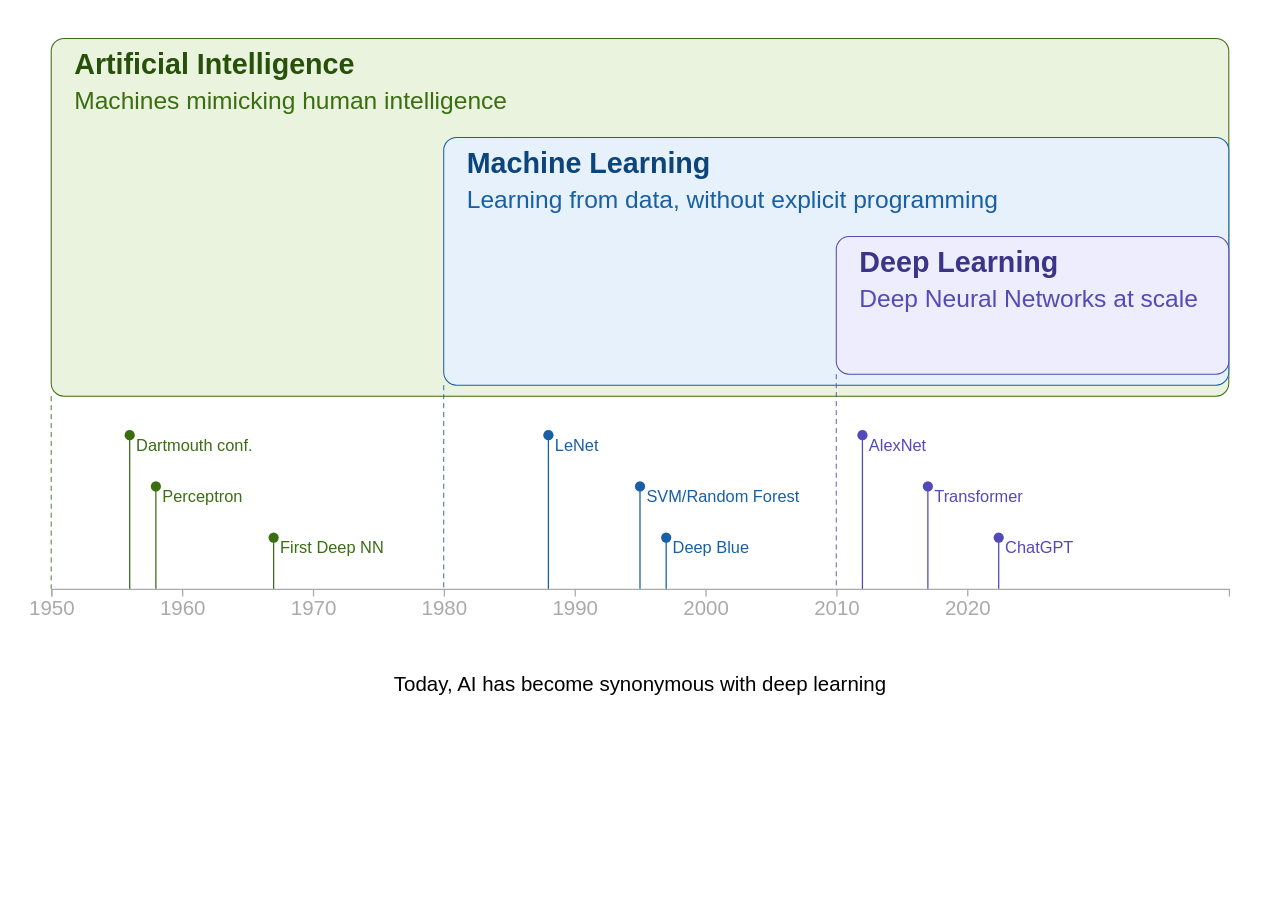
<file: assets/html/ai-timeline.html>
<!DOCTYPE html>
<html lang="en">
<head>
  <meta charset="UTF-8">
    <script src="d3.v7.min.js"></script>
  <style>
    body { display: flex; justify-content: center; align-items: start; min-height: 100vh; margin: 0; }
  </style>
</head>
<body>
<script>
  const width = 1000;
  const height = 560;
  const margin = { top: 30, right: 40, bottom: 80, left: 40 };
  const graphWidth  = width  - margin.left - margin.right;
  const graphHeight = height - margin.top  - margin.bottom - 20; // extra space for caption

  const svg = d3.select("body").append("svg")
    .attr("preserveAspectRatio", "xMinYMin meet")
    .attr("viewBox", [0, 0, width, height])
    .style("display", "block");
    //.style("margin", "auto");

  const g = svg.append("g")
    .attr("transform", `translate(${margin.left}, ${margin.top})`);

  const startDate = new Date("1950-01-01");
  const endDate   = new Date("2040-01-01");

  const x = d3.scaleUtc()
    .domain([startDate, endDate])
    .range([0, graphWidth]);

  /* ── Eras ── */
  const eras = [
    {
      label: "Artificial Intelligence",
      sub: "Machines mimicking human intelligence",
      start: "1950-01-01",
      color: { fill: "#EAF3DE", stroke: "#3B6D11", text: "#27500A", sub: "#3B6D11" },
      top: 0,
      height: graphHeight * 0.65,
    },
    {
      label: "Machine Learning",
      sub: "Learning from data, without explicit programming",
      start: "1980-01-01",
      color: { fill: "#E6F1FB", stroke: "#185FA5", text: "#0C447C", sub: "#185FA5" },
      top: graphHeight * 0.18,
      height: graphHeight * 0.45,
    },
    {
      label: "Deep Learning",
      sub: "Deep Neural Networks at scale",
      start: "2010-01-01",
      color: { fill: "#EEEDFE", stroke: "#534AB7", text: "#3C3489", sub: "#534AB7" },
      top: graphHeight * 0.36,
      height: graphHeight * 0.25,
    },
  ];

  eras.forEach(era => {
    const ex = x(new Date(era.start));
    const ew = graphWidth - ex;
    const grp = g.append("g");

    grp.append("rect")
      .attr("x", ex)
      .attr("y", era.top)
      .attr("width", ew)
      .attr("height", era.height)
      .attr("rx", 10)
      .attr("fill", era.color.fill)
      .attr("stroke", era.color.stroke)
      .attr("stroke-width", 0.8);

    grp.append("text")
      .attr("x", ex + 18)
      .attr("y", era.top + 28)
      .style("font-family", "Fira Sans, sans-serif")
      .style("font-size", "1.4em")
      .style("font-weight", "600")
      .style("fill", era.color.text)
      .text(era.label);

    grp.append("text")
      .attr("x", ex + 18)
      .attr("y", era.top + 55)
      .style("font-family", "Fira Sans, sans-serif")
      .style("font-size", "1.2em")
      .style("fill", era.color.sub)
      .text(era.sub);

    /* dashed connector: top-left corner of box → x-axis */
    grp.append("line")
      .attr("x1", ex).attr("y1", era.top + era.height)
      .attr("x2", ex).attr("y2", graphHeight)
      .attr("stroke", era.color.stroke)
      .attr("stroke-width", 0.7)
      .attr("stroke-dasharray", "4 3");
  });

  /* ── X axis ── */
  g.append("g")
    .attr("transform", `translate(0, ${graphHeight})`)
    .style("font-size", "1em")
    .style("font-family", "Fira Sans, sans-serif")
    .call(
      d3.axisBottom(x)
        .tickValues([
          new Date("1950-01-01"),
          new Date("1960-01-01"),
          new Date("1970-01-01"),
          new Date("1980-01-01"),
          new Date("1990-01-01"),
          new Date("2000-01-01"),
          new Date("2010-01-01"),
          new Date("2020-01-01"),
        ])
        .tickFormat(d3.utcFormat("%Y"))
    )
    .call(axis => axis.select(".domain").attr("stroke", "#aaa"))
    .call(axis => axis.selectAll(".tick line").attr("stroke", "#aaa"))
    .call(axis => axis.selectAll(".tick text").style("fill", "#aaa"));

  /* ── Milestones ── */
  const milestones = [
    { date: "1956-01-01", label: "Dartmouth conf.", color: "#3B6D11", yOffset: -120 },
    { date: "1958-01-01", label: "Perceptron",      color: "#3B6D11", yOffset: -80 },
    { date: "1967-01-01", label: "First Deep NN", color: "#3B6D11", yOffset: -40 },
    { date: "1988-01-01", label: "LeNet",      color: "#185FA5", yOffset: -120 },
    { date: "1995-01-01", label: "SVM/Random Forest", color: "#185FA5", yOffset: -80 },
    { date: "1997-01-01", label: "Deep Blue", color: "#185FA5", yOffset: -40 },
    { date: "2012-01-01", label: "AlexNet",         color: "#534AB7", yOffset: -120 },
    { date: "2017-01-01", label: "Transformer",     color: "#534AB7", yOffset: -80 },
    { date: "2022-06-01", label: "ChatGPT",         color: "#534AB7", yOffset: -40 },
  ];

  milestones.forEach(m => {
    const mx = x(new Date(m.date));
    const my = graphHeight + m.yOffset;

    g.append("line")
      .attr("x1", mx).attr("y1", my)
      .attr("x2", mx).attr("y2", my - m.yOffset)
      .attr("stroke", m.color)
      .attr("stroke-width", 1);

    g.append("circle")
      .attr("cx", mx).attr("cy", my)
      .attr("r", 4)
      .attr("fill", m.color);

    g.append("text")
      .attr("x", mx + 5)
      .attr("y", my + 12)
      .style("font-family", "Fira Sans, sans-serif")
      .style("font-size", "0.8em")
      .style("fill", m.color)
      .text(m.label);
  });

  /* ── Caption ── */
  svg.append("text")
    .attr("x", width / 2)
    .attr("y", height - 20)
    .attr("text-anchor", "middle")
    .style("font-family", "Fira Sans, sans-serif")
    .style("font-size", "1rem")
    //.style("fill", "#888")
    .style("font-style", "bold")
    .text("Today, AI has become synonymous with deep learning");
</script>
</body>
</html>
</file>
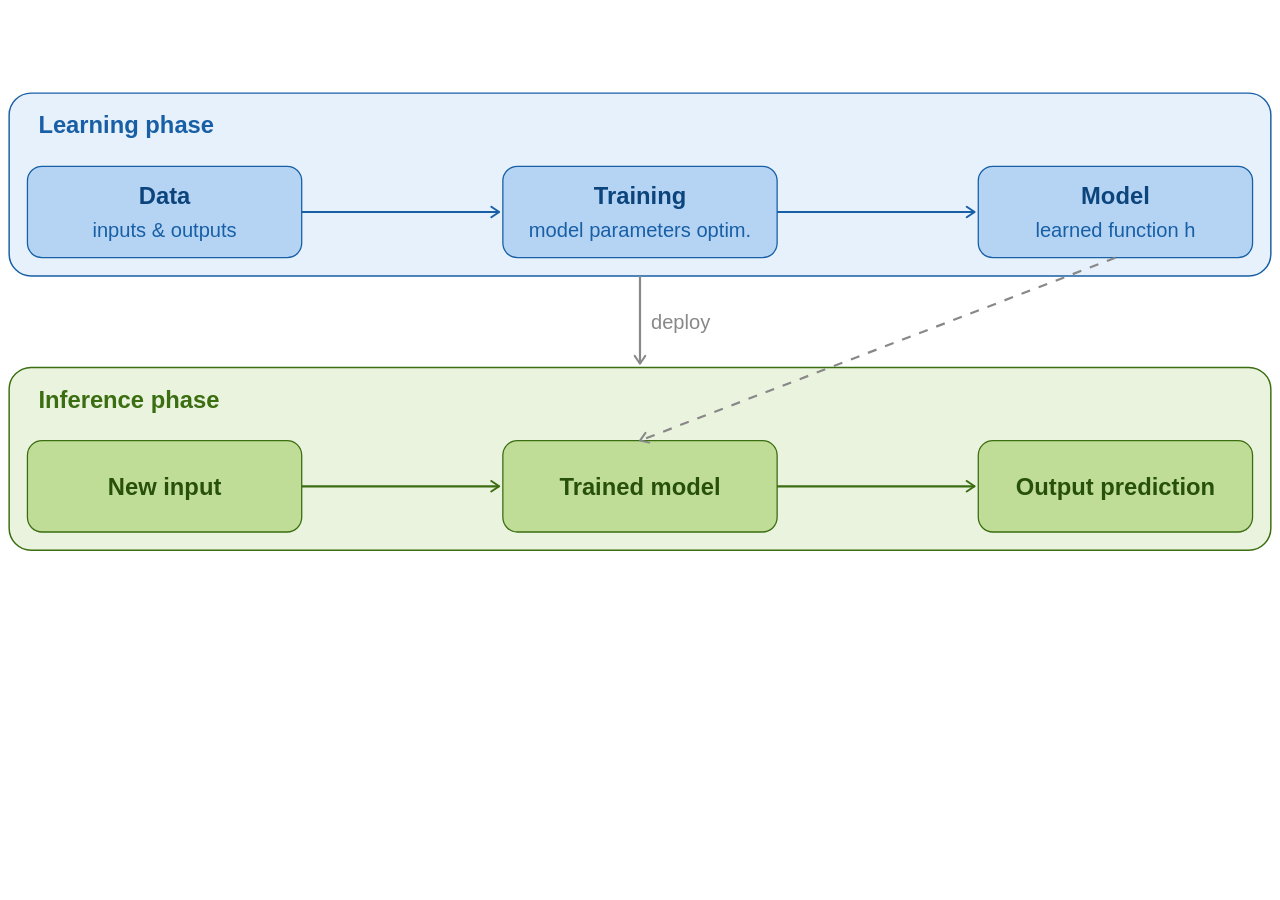
<file: assets/html/ml-pipeline.html>
<!DOCTYPE html>
<html lang="en">
<head>
    <meta charset="UTF-8">
    <script src="d3.v7.min.js"></script>
    <style>
        body { display: flex; justify-content: center; align-items: start; min-height: 100vh; margin: 0; }
    </style>
</head>
<body>
<script>
    const width  = 700;
    const height = 400;
 
    const svg = d3.select("body").append("svg")
        .attr("preserveAspectRatio", "xMinYMin meet")
        .attr("viewBox", [0, 0, width, height])
        .style("display", "block")
        .style("margin", "auto")
        .style("font-family", "'Fira Sans', sans-serif");
 
    /* ── Arrow markers ── */
    const defs = svg.append("defs");

    [   ["arrow-blue",  "#185FA5"],
        ["arrow-green", "#3B6D11"],
        ["arrow-gray",  "#888888"]
    ].forEach(([id, color]) => {
    defs.append("marker")
        .attr("id", id)
        .attr("viewBox", "0 0 10 10")
        .attr("refX", 8).attr("refY", 5)
        .attr("markerWidth", 6).attr("markerHeight", 6)
        .attr("orient", "auto-start-reverse")
        .append("path")
        .attr("d", "M2 1L8 5L2 9")
        .attr("fill", "none")
        .attr("stroke", color)
        .attr("stroke-width", 1.5)
        .attr("stroke-linecap", "round")
        .attr("stroke-linejoin", "round");
    });
 
    /* ── Layout constants ── */
    const pad   = 15;
    const cw    = width - 2 * pad;      /* container width  */
    const bw    = 150;                  /* box width        */
    const bh    = 50;                   /* box height       */
    const gap   = (cw - 3 * bw) / 2;    /* gap between boxes */
    const bx    = [pad, pad + bw + gap, pad + 2 * (bw + gap)]; /* box x positions */
    const mid   = width / 2;            /* horizontal center */

    /* training container */
    const tc = { x: 5, y: 5, w: width - 10, h: bh + 50 };
    /* inference container */
    const ic = { x: 5, y: tc.y + tc.h + 50, w: width - 10, h: bh + 50 };

    /* ── Helper: rounded box with title + subtitle ── */
    function drawBox(parent, x, y, w, h, fill, stroke, title, sub) {
        const g = parent.append("g");
        g.append("rect")
            .attr("x", x).attr("y", y)
            .attr("width", w).attr("height", h)
            .attr("rx", 8)
            .attr("fill", fill)
            .attr("stroke", stroke)
            .attr("stroke-width", 0.7);
        g.append("text")
            .attr("x", x + w / 2)
            .attr("y", sub ? y + h / 2 - 9 : y + h / 2)
            .attr("text-anchor", "middle")
            .attr("dominant-baseline", "central")
            .style("font-size", "13px")
            .style("font-weight", "600")
            .style("fill", fill === "#B5D4F4" ? "#0C447C" : "#27500A")
            .text(title);
        if (sub) {
            g.append("text")
            .attr("x", x + w / 2)
            .attr("y", y + h / 2 + 10)
            .attr("text-anchor", "middle")
            .attr("dominant-baseline", "central")
            .style("font-size", "11px")
            .style("fill", stroke)
            .text(sub);
        }
    }
 
    /* ── Helper: horizontal arrow ── */
    function hArrow(parent, x1, y, x2, markerId, color, dashed = false) {
        parent.append("line")
            .attr("x1", x1).attr("y1", y)
            .attr("x2", x2 - 2).attr("y2", y)
            .attr("stroke", color)
            .attr("stroke-width", 1.2)
            .attr("marker-end", `url(#${markerId})`)
            .attr("stroke-dasharray", dashed ? "5,5" : "none");
    }
 
  /* ══════════════════════════════
     TRAINING PHASE
  ══════════════════════════════ */
    const train = svg.append("g");
 
    train.append("rect")
        .attr("x", tc.x).attr("y", tc.y)
        .attr("width", tc.w).attr("height", tc.h)
        .attr("rx", 12)
        .attr("fill", "#E6F1FB")
        .attr("stroke", "#185FA5")
        .attr("stroke-width", 0.8);

    train.append("text")
        .attr("x", tc.x + 16).attr("y", tc.y + 22)
        .style("font-size", "13px").style("font-weight", "600")
        .style("fill", "#185FA5")
        .text("Learning phase");

    const by = tc.y + 40;

    drawBox(train, bx[0], by, bw, bh, "#B5D4F4", "#185FA5", "Data", "inputs & outputs");
    drawBox(train, bx[1], by, bw, bh, "#B5D4F4", "#185FA5", "Training", "model parameters optim.");
    drawBox(train, bx[2], by, bw, bh, "#B5D4F4", "#185FA5", "Model", "learned function h");

    hArrow(train, bx[0] + bw, by + bh / 2, bx[1], "arrow-blue", "#185FA5");
    hArrow(train, bx[1] + bw, by + bh / 2, bx[2], "arrow-blue", "#185FA5");
 
    /* ── Deploy arrow ── */
    const deployY1 = tc.y + tc.h;
    const deployY2 = ic.y;

    svg.append("line")
        .attr("x1", mid).attr("y1", deployY1)
        .attr("x2", mid).attr("y2", deployY2 - 2)
        .attr("stroke", "#888")
        .attr("stroke-width", 1.2)
        .attr("marker-end", "url(#arrow-gray)");

    svg.append("text")
        .attr("x", mid + 6).attr("y", (deployY1 + deployY2) / 2)
        .attr("dominant-baseline", "central")
        .style("font-size", "11px")
        .style("fill", "#888")
        .text("deploy");
 
    /* ══════════════════════════════
        INFERENCE PHASE
    ══════════════════════════════ */
    const infer = svg.append("g");

    infer.append("rect")
        .attr("x", ic.x).attr("y", ic.y)
        .attr("width", ic.w).attr("height", ic.h)
        .attr("rx", 12)
        .attr("fill", "#EAF3DE")
        .attr("stroke", "#3B6D11")
        .attr("stroke-width", 0.8);

    infer.append("text")
        .attr("x", ic.x + 16).attr("y", ic.y + 22)
        .style("font-size", "13px").style("font-weight", "600")
        .style("fill", "#3B6D11")
        .text("Inference phase");

    const iby = ic.y + 40;

    drawBox(infer, bx[0], iby, bw, bh, "#C0DD97", "#3B6D11", "New input",     "");
    drawBox(infer, bx[1], iby, bw, bh, "#C0DD97", "#3B6D11", "Trained model", "");
    drawBox(infer, bx[2], iby, bw, bh, "#C0DD97", "#3B6D11", "Output prediction",    "");

    hArrow(infer, bx[0] + bw, iby + bh / 2, bx[1], "arrow-green", "#3B6D11");
    hArrow(infer, bx[1] + bw, iby + bh / 2, bx[2], "arrow-green", "#3B6D11");


    svg.append("line")
        .attr("x1", bx[2] + bw / 2).attr("y1", by + bh)
        .attr("x2", bx[1] + bw / 2).attr("y2", iby)
        .attr("stroke", "#888")
        .attr("stroke-width", 1.2)
        .attr("marker-end", "url(#arrow-gray)")
        .attr("stroke-dasharray", "5,5");
 
</script>
</body>
</html>
</file>
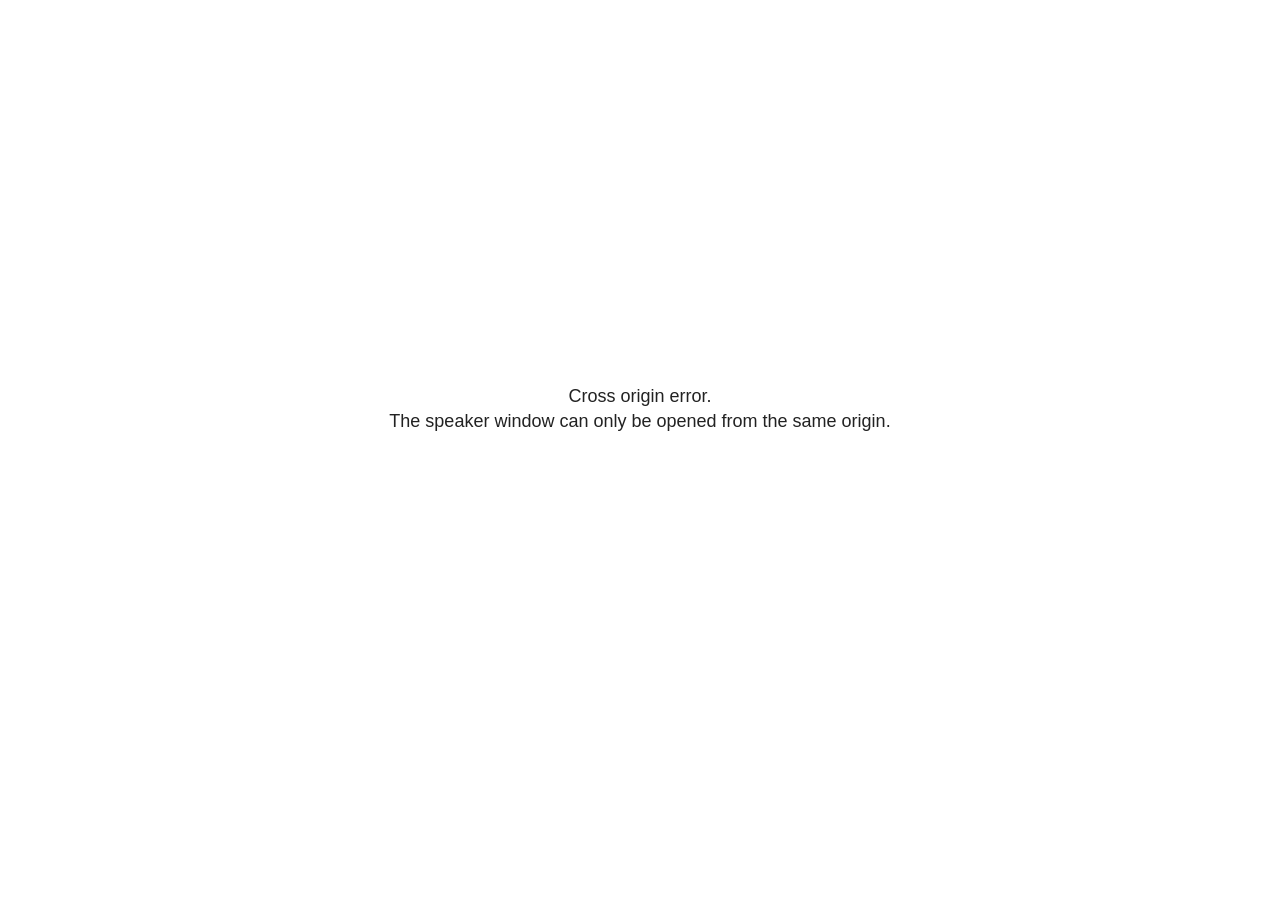
<file: reveal/plugin/notes/speaker-view.html>
<!--
	NOTE: You need to build the notes plugin after making changes to this file.
-->
<html lang="en">
	<head>
		<meta charset="utf-8">

		<title>reveal.js - Speaker View</title>

		<style>
			body {
				font-family: Helvetica;
				font-size: 18px;
			}

			#current-slide,
			#upcoming-slide,
			#speaker-controls {
				padding: 6px;
				box-sizing: border-box;
				-moz-box-sizing: border-box;
			}

			#current-slide iframe,
			#upcoming-slide iframe {
				width: 100%;
				height: 100%;
				border: 1px solid #ddd;
			}

			#current-slide .label,
			#upcoming-slide .label {
				position: absolute;
				top: 10px;
				left: 10px;
				z-index: 2;
			}

			#connection-status {
				position: absolute;
				top: 0;
				left: 0;
				width: 100%;
				height: 100%;
				z-index: 20;
				padding: 30% 20% 20% 20%;
				font-size: 18px;
				color: #222;
				background: #fff;
				text-align: center;
				box-sizing: border-box;
				line-height: 1.4;
			}

			.overlay-element {
				height: 34px;
				line-height: 34px;
				padding: 0 10px;
				text-shadow: none;
				background: rgba( 220, 220, 220, 0.8 );
				color: #222;
				font-size: 14px;
			}

			.overlay-element.interactive:hover {
				background: rgba( 220, 220, 220, 1 );
			}

			#current-slide {
				position: absolute;
				width: 60%;
				height: 100%;
				top: 0;
				left: 0;
				padding-right: 0;
			}

			#upcoming-slide {
				position: absolute;
				width: 40%;
				height: 40%;
				right: 0;
				top: 0;
			}

			/* Speaker controls */
			#speaker-controls {
				position: absolute;
				top: 40%;
				right: 0;
				width: 40%;
				height: 60%;
				overflow: auto;
				font-size: 18px;
			}

				.speaker-controls-time.hidden,
				.speaker-controls-notes.hidden {
					display: none;
				}

				.speaker-controls-time .label,
				.speaker-controls-pace .label,
				.speaker-controls-notes .label {
					text-transform: uppercase;
					font-weight: normal;
					font-size: 0.66em;
					color: #666;
					margin: 0;
				}

				.speaker-controls-time, .speaker-controls-pace {
					border-bottom: 1px solid rgba( 200, 200, 200, 0.5 );
					margin-bottom: 10px;
					padding: 10px 16px;
					padding-bottom: 20px;
					cursor: pointer;
				}

				.speaker-controls-time .reset-button {
					opacity: 0;
					float: right;
					color: #666;
					text-decoration: none;
				}
				.speaker-controls-time:hover .reset-button {
					opacity: 1;
				}

				.speaker-controls-time .timer,
				.speaker-controls-time .clock {
					width: 50%;
				}

				.speaker-controls-time .timer,
				.speaker-controls-time .clock,
				.speaker-controls-time .pacing .hours-value,
				.speaker-controls-time .pacing .minutes-value,
				.speaker-controls-time .pacing .seconds-value {
					font-size: 1.9em;
				}

				.speaker-controls-time .timer {
					float: left;
				}

				.speaker-controls-time .clock {
					float: right;
					text-align: right;
				}

				.speaker-controls-time span.mute {
					opacity: 0.3;
				}

				.speaker-controls-time .pacing-title {
					margin-top: 5px;
				}

				.speaker-controls-time .pacing.ahead {
					color: blue;
				}

				.speaker-controls-time .pacing.on-track {
					color: green;
				}

				.speaker-controls-time .pacing.behind {
					color: red;
				}

				.speaker-controls-notes {
					padding: 10px 16px;
				}

				.speaker-controls-notes .value {
					margin-top: 5px;
					line-height: 1.4;
					font-size: 1.2em;
				}

			/* Layout selector */
			#speaker-layout {
				position: absolute;
				top: 10px;
				right: 10px;
				color: #222;
				z-index: 10;
			}
				#speaker-layout select {
					position: absolute;
					width: 100%;
					height: 100%;
					top: 0;
					left: 0;
					border: 0;
					box-shadow: 0;
					cursor: pointer;
					opacity: 0;

					font-size: 1em;
					background-color: transparent;

					-moz-appearance: none;
					-webkit-appearance: none;
					-webkit-tap-highlight-color: rgba(0, 0, 0, 0);
				}

				#speaker-layout select:focus {
					outline: none;
					box-shadow: none;
				}

			.clear {
				clear: both;
			}

			/* Speaker layout: Wide */
			body[data-speaker-layout="wide"] #current-slide,
			body[data-speaker-layout="wide"] #upcoming-slide {
				width: 50%;
				height: 45%;
				padding: 6px;
			}

			body[data-speaker-layout="wide"] #current-slide {
				top: 0;
				left: 0;
			}

			body[data-speaker-layout="wide"] #upcoming-slide {
				top: 0;
				left: 50%;
			}

			body[data-speaker-layout="wide"] #speaker-controls {
				top: 45%;
				left: 0;
				width: 100%;
				height: 50%;
				font-size: 1.25em;
			}

			/* Speaker layout: Tall */
			body[data-speaker-layout="tall"] #current-slide,
			body[data-speaker-layout="tall"] #upcoming-slide {
				width: 45%;
				height: 50%;
				padding: 6px;
			}

			body[data-speaker-layout="tall"] #current-slide {
				top: 0;
				left: 0;
			}

			body[data-speaker-layout="tall"] #upcoming-slide {
				top: 50%;
				left: 0;
			}

			body[data-speaker-layout="tall"] #speaker-controls {
				padding-top: 40px;
				top: 0;
				left: 45%;
				width: 55%;
				height: 100%;
				font-size: 1.25em;
			}

			/* Speaker layout: Notes only */
			body[data-speaker-layout="notes-only"] #current-slide,
			body[data-speaker-layout="notes-only"] #upcoming-slide {
				display: none;
			}

			body[data-speaker-layout="notes-only"] #speaker-controls {
				padding-top: 40px;
				top: 0;
				left: 0;
				width: 100%;
				height: 100%;
				font-size: 1.25em;
			}

			@media screen and (max-width: 1080px) {
				body[data-speaker-layout="default"] #speaker-controls {
					font-size: 16px;
				}
			}

			@media screen and (max-width: 900px) {
				body[data-speaker-layout="default"] #speaker-controls {
					font-size: 14px;
				}
			}

			@media screen and (max-width: 800px) {
				body[data-speaker-layout="default"] #speaker-controls {
					font-size: 12px;
				}
			}

		</style>
	</head>

	<body>

		<div id="connection-status">Loading speaker view...</div>

		<div id="current-slide"></div>
		<div id="upcoming-slide"><span class="overlay-element label">Upcoming</span></div>
		<div id="speaker-controls">
			<div class="speaker-controls-time">
				<h4 class="label">Time <span class="reset-button">Click to Reset</span></h4>
				<div class="clock">
					<span class="clock-value">0:00 AM</span>
				</div>
				<div class="timer">
					<span class="hours-value">00</span><span class="minutes-value">:00</span><span class="seconds-value">:00</span>
				</div>
				<div class="clear"></div>

				<h4 class="label pacing-title" style="display: none">Pacing – Time to finish current slide</h4>
				<div class="pacing" style="display: none">
					<span class="hours-value">00</span><span class="minutes-value">:00</span><span class="seconds-value">:00</span>
				</div>
			</div>

			<div class="speaker-controls-notes hidden">
				<h4 class="label">Notes</h4>
				<div class="value"></div>
			</div>
		</div>
		<div id="speaker-layout" class="overlay-element interactive">
			<span class="speaker-layout-label"></span>
			<select class="speaker-layout-dropdown"></select>
		</div>

		<script>

			(function() {

				var notes,
					notesValue,
					currentState,
					currentSlide,
					upcomingSlide,
					layoutLabel,
					layoutDropdown,
					pendingCalls = {},
					lastRevealApiCallId = 0,
					connected = false

				var connectionStatus = document.querySelector( '#connection-status' );

				var SPEAKER_LAYOUTS = {
					'default': 'Default',
					'wide': 'Wide',
					'tall': 'Tall',
					'notes-only': 'Notes only'
				};

				setupLayout();

				let openerOrigin;

				try {
					openerOrigin = window.opener.location.origin;
				}
				catch ( error ) { console.warn( error ) }

				// In order to prevent XSS, the speaker view will only run if its
				// opener has the same origin as itself
				if( window.location.origin !== openerOrigin ) {
					connectionStatus.innerHTML = 'Cross origin error.<br>The speaker window can only be opened from the same origin.';
					return;
				}

				var connectionTimeout = setTimeout( function() {
					connectionStatus.innerHTML = 'Error connecting to main window.<br>Please try closing and reopening the speaker view.';
				}, 5000 );

				window.addEventListener( 'message', function( event ) {

					// Validate the origin of all messages to avoid parsing messages
					// that aren't meant for us. Ignore when running off file:// so
					// that the speaker view continues to work without a web server.
					if( window.location.origin !== event.origin && window.location.origin !== 'file://' ) {
						return
					}

					clearTimeout( connectionTimeout );
					connectionStatus.style.display = 'none';

					var data = JSON.parse( event.data );

					// The overview mode is only useful to the reveal.js instance
					// where navigation occurs so we don't sync it
					if( data.state ) delete data.state.overview;

					// Messages sent by the notes plugin inside of the main window
					if( data && data.namespace === 'reveal-notes' ) {
						if( data.type === 'connect' ) {
							handleConnectMessage( data );
						}
						else if( data.type === 'state' ) {
							handleStateMessage( data );
						}
						else if( data.type === 'return' ) {
							pendingCalls[data.callId](data.result);
							delete pendingCalls[data.callId];
						}
					}
					// Messages sent by the reveal.js inside of the current slide preview
					else if( data && data.namespace === 'reveal' ) {
						const supportedEvents = [
							'slidechanged',
							'fragmentshown',
							'fragmenthidden',
							'paused',
							'resumed',
							'previewiframe',
							'previewimage',
							'previewvideo',
							'closeoverlay'
						];

						if( /ready/.test( data.eventName ) ) {
							// Send a message back to notify that the handshake is complete
							window.opener.postMessage( JSON.stringify({ namespace: 'reveal-notes', type: 'connected'} ), '*' );
						}
						else if( supportedEvents.includes( data.eventName ) && currentState !== JSON.stringify( data.state ) ) {
							dispatchStateToMainWindow( data.state );
						}
					}

				} );

				/**
				 * Updates the presentation in the main window to match the state
				 * of the presentation in the notes window.
				 */
				const dispatchStateToMainWindow = debounce(( state ) => {
					window.opener.postMessage( JSON.stringify({ method: 'setState', args: [ state ]} ), '*' );
				}, 500);

				/**
				 * Asynchronously calls the Reveal.js API of the main frame.
				 */
				function callRevealApi( methodName, methodArguments, callback ) {

					var callId = ++lastRevealApiCallId;
					pendingCalls[callId] = callback;
					window.opener.postMessage( JSON.stringify( {
						namespace: 'reveal-notes',
						type: 'call',
						callId: callId,
						methodName: methodName,
						arguments: methodArguments
					} ), '*' );

				}

				/**
				 * Called when the main window is trying to establish a
				 * connection.
				 */
				function handleConnectMessage( data ) {

					if( connected === false ) {
						connected = true;

						setupIframes( data );
						setupKeyboard();
						setupNotes();
						setupTimer();
						setupHeartbeat();
					}

				}

				/**
				 * Called when the main window sends an updated state.
				 */
				function handleStateMessage( data ) {

					// Store the most recently set state to avoid circular loops
					// applying the same state
					currentState = JSON.stringify( data.state );

					// No need for updating the notes in case of fragment changes
					if ( data.notes ) {
						notes.classList.remove( 'hidden' );
						notesValue.style.whiteSpace = data.whitespace;
						if( data.markdown ) {
							notesValue.innerHTML = marked( data.notes );
						}
						else {
							notesValue.innerHTML = data.notes;
						}
					}
					else {
						notes.classList.add( 'hidden' );
					}

					// Don't show lightboxes in the upcoming slide
					const { previewVideo, previewImage, previewIframe, ...upcomingState } = data.state;

					// Update the note slides
					currentSlide.contentWindow.postMessage( JSON.stringify({ method: 'setState', args: [ data.state ] }), '*' );
					upcomingSlide.contentWindow.postMessage( JSON.stringify({ method: 'setState', args: [ upcomingState ] }), '*' );
					upcomingSlide.contentWindow.postMessage( JSON.stringify({ method: 'next' }), '*' );

				}

				// Limit to max one state update per X ms
				handleStateMessage = debounce( handleStateMessage, 200 );

				/**
				 * Forward keyboard events to the current slide window.
				 * This enables keyboard events to work even if focus
				 * isn't set on the current slide iframe.
				 *
				 * Block F5 default handling, it reloads and disconnects
				 * the speaker notes window.
				 */
				function setupKeyboard() {

					document.addEventListener( 'keydown', function( event ) {
						if( event.keyCode === 116 || ( event.metaKey && event.keyCode === 82 ) ) {
							event.preventDefault();
							return false;
						}
						currentSlide.contentWindow.postMessage( JSON.stringify({ method: 'triggerKey', args: [ event.keyCode ] }), '*' );
					} );

				}

				/**
				 * Creates the preview iframes.
				 */
				function setupIframes( data ) {

					var params = [
						'receiver',
						'progress=false',
						'history=false',
						'transition=none',
						'autoSlide=0',
						'backgroundTransition=none'
					].join( '&' );

					var urlSeparator = /\?/.test(data.url) ? '&' : '?';
					var hash = '#/' + data.state.indexh + '/' + data.state.indexv;
					var currentURL = data.url + urlSeparator + params + '&scrollActivationWidth=false&postMessageEvents=true' + hash;
					var upcomingURL = data.url + urlSeparator + params + '&scrollActivationWidth=false&controls=false' + hash;

					currentSlide = document.createElement( 'iframe' );
					currentSlide.setAttribute( 'width', 1280 );
					currentSlide.setAttribute( 'height', 1024 );
					currentSlide.setAttribute( 'src', currentURL );
					document.querySelector( '#current-slide' ).appendChild( currentSlide );

					upcomingSlide = document.createElement( 'iframe' );
					upcomingSlide.setAttribute( 'width', 640 );
					upcomingSlide.setAttribute( 'height', 512 );
					upcomingSlide.setAttribute( 'src', upcomingURL );
					document.querySelector( '#upcoming-slide' ).appendChild( upcomingSlide );

				}

				/**
				 * Setup the notes UI.
				 */
				function setupNotes() {

					notes = document.querySelector( '.speaker-controls-notes' );
					notesValue = document.querySelector( '.speaker-controls-notes .value' );

				}

				/**
				 * We send out a heartbeat at all times to ensure we can
				 * reconnect with the main presentation window after reloads.
				 */
				function setupHeartbeat() {

					setInterval( () => {
						window.opener.postMessage( JSON.stringify({ namespace: 'reveal-notes', type: 'heartbeat'} ), '*' );
					}, 1000 );

				}

				function getTimings( callback ) {

					callRevealApi( 'getSlidesAttributes', [], function ( slideAttributes ) {
						callRevealApi( 'getConfig', [], function ( config ) {
							var totalTime = config.totalTime;
							var minTimePerSlide = config.minimumTimePerSlide || 0;
							var defaultTiming = config.defaultTiming;
							if ((defaultTiming == null) && (totalTime == null)) {
								callback(null);
								return;
							}
							// Setting totalTime overrides defaultTiming
							if (totalTime) {
								defaultTiming = 0;
							}
							var timings = [];
							for ( var i in slideAttributes ) {
								var slide = slideAttributes[ i ];
								var timing = defaultTiming;
								if( slide.hasOwnProperty( 'data-timing' )) {
									var t = slide[ 'data-timing' ];
									timing = parseInt(t);
									if( isNaN(timing) ) {
										console.warn("Could not parse timing '" + t + "' of slide " + i + "; using default of " + defaultTiming);
										timing = defaultTiming;
									}
								}
								timings.push(timing);
							}
							if ( totalTime ) {
								// After we've allocated time to individual slides, we summarize it and
								// subtract it from the total time
								var remainingTime = totalTime - timings.reduce( function(a, b) { return a + b; }, 0 );
								// The remaining time is divided by the number of slides that have 0 seconds
								// allocated at the moment, giving the average time-per-slide on the remaining slides
								var remainingSlides = (timings.filter( function(x) { return x == 0 }) ).length
								var timePerSlide = Math.round( remainingTime / remainingSlides, 0 )
								// And now we replace every zero-value timing with that average
								timings = timings.map( function(x) { return (x==0 ? timePerSlide : x) } );
							}
							var slidesUnderMinimum = timings.filter( function(x) { return (x < minTimePerSlide) } ).length
							if ( slidesUnderMinimum ) {
								message = "The pacing time for " + slidesUnderMinimum + " slide(s) is under the configured minimum of " + minTimePerSlide + " seconds. Check the data-timing attribute on individual slides, or consider increasing the totalTime or minimumTimePerSlide configuration options (or removing some slides).";
								alert(message);
							}
							callback( timings );
						} );
					} );

				}

				/**
				 * Return the number of seconds allocated for presenting
				 * all slides up to and including this one.
				 */
				function getTimeAllocated( timings, callback ) {

					callRevealApi( 'getSlidePastCount', [], function ( currentSlide ) {
						var allocated = 0;
						for (var i in timings.slice(0, currentSlide + 1)) {
							allocated += timings[i];
						}
						callback( allocated );
					} );

				}

				/**
				 * Create the timer and clock and start updating them
				 * at an interval.
				 */
				function setupTimer() {

					var start = new Date(),
					timeEl = document.querySelector( '.speaker-controls-time' ),
					clockEl = timeEl.querySelector( '.clock-value' ),
					hoursEl = timeEl.querySelector( '.hours-value' ),
					minutesEl = timeEl.querySelector( '.minutes-value' ),
					secondsEl = timeEl.querySelector( '.seconds-value' ),
					pacingTitleEl = timeEl.querySelector( '.pacing-title' ),
					pacingEl = timeEl.querySelector( '.pacing' ),
					pacingHoursEl = pacingEl.querySelector( '.hours-value' ),
					pacingMinutesEl = pacingEl.querySelector( '.minutes-value' ),
					pacingSecondsEl = pacingEl.querySelector( '.seconds-value' );

					var timings = null;
					getTimings( function ( _timings ) {

						timings = _timings;
						if (_timings !== null) {
							pacingTitleEl.style.removeProperty('display');
							pacingEl.style.removeProperty('display');
						}

						// Update once directly
						_updateTimer();

						// Then update every second
						setInterval( _updateTimer, 1000 );

					} );


					function _resetTimer() {

						if (timings == null) {
							start = new Date();
							_updateTimer();
						}
						else {
							// Reset timer to beginning of current slide
							getTimeAllocated( timings, function ( slideEndTimingSeconds ) {
								var slideEndTiming = slideEndTimingSeconds * 1000;
								callRevealApi( 'getSlidePastCount', [], function ( currentSlide ) {
									var currentSlideTiming = timings[currentSlide] * 1000;
									var previousSlidesTiming = slideEndTiming - currentSlideTiming;
									var now = new Date();
									start = new Date(now.getTime() - previousSlidesTiming);
									_updateTimer();
								} );
							} );
						}

					}

					timeEl.addEventListener( 'click', function() {
						_resetTimer();
						return false;
					} );

					function _displayTime( hrEl, minEl, secEl, time) {

						var sign = Math.sign(time) == -1 ? "-" : "";
						time = Math.abs(Math.round(time / 1000));
						var seconds = time % 60;
						var minutes = Math.floor( time / 60 ) % 60 ;
						var hours = Math.floor( time / ( 60 * 60 )) ;
						hrEl.innerHTML = sign + zeroPadInteger( hours );
						if (hours == 0) {
							hrEl.classList.add( 'mute' );
						}
						else {
							hrEl.classList.remove( 'mute' );
						}
						minEl.innerHTML = ':' + zeroPadInteger( minutes );
						if (hours == 0 && minutes == 0) {
							minEl.classList.add( 'mute' );
						}
						else {
							minEl.classList.remove( 'mute' );
						}
						secEl.innerHTML = ':' + zeroPadInteger( seconds );
					}

					function _updateTimer() {

						var diff, hours, minutes, seconds,
						now = new Date();

						diff = now.getTime() - start.getTime();

						clockEl.innerHTML = now.toLocaleTimeString( 'en-US', { hour12: true, hour: '2-digit', minute:'2-digit' } );
						_displayTime( hoursEl, minutesEl, secondsEl, diff );
						if (timings !== null) {
							_updatePacing(diff);
						}

					}

					function _updatePacing(diff) {

						getTimeAllocated( timings, function ( slideEndTimingSeconds ) {
							var slideEndTiming = slideEndTimingSeconds * 1000;

							callRevealApi( 'getSlidePastCount', [], function ( currentSlide ) {
								var currentSlideTiming = timings[currentSlide] * 1000;
								var timeLeftCurrentSlide = slideEndTiming - diff;
								if (timeLeftCurrentSlide < 0) {
									pacingEl.className = 'pacing behind';
								}
								else if (timeLeftCurrentSlide < currentSlideTiming) {
									pacingEl.className = 'pacing on-track';
								}
								else {
									pacingEl.className = 'pacing ahead';
								}
								_displayTime( pacingHoursEl, pacingMinutesEl, pacingSecondsEl, timeLeftCurrentSlide );
							} );
						} );
					}

				}

				/**
				 * Sets up the speaker view layout and layout selector.
				 */
				function setupLayout() {

					layoutDropdown = document.querySelector( '.speaker-layout-dropdown' );
					layoutLabel = document.querySelector( '.speaker-layout-label' );

					// Render the list of available layouts
					for( var id in SPEAKER_LAYOUTS ) {
						var option = document.createElement( 'option' );
						option.setAttribute( 'value', id );
						option.textContent = SPEAKER_LAYOUTS[ id ];
						layoutDropdown.appendChild( option );
					}

					// Monitor the dropdown for changes
					layoutDropdown.addEventListener( 'change', function( event ) {

						setLayout( layoutDropdown.value );

					}, false );

					// Restore any currently persisted layout
					setLayout( getLayout() );

				}

				/**
				 * Sets a new speaker view layout. The layout is persisted
				 * in local storage.
				 */
				function setLayout( value ) {

					var title = SPEAKER_LAYOUTS[ value ];

					layoutLabel.innerHTML = 'Layout' + ( title ? ( ': ' + title ) : '' );
					layoutDropdown.value = value;

					document.body.setAttribute( 'data-speaker-layout', value );

					// Persist locally
					if( supportsLocalStorage() ) {
						window.localStorage.setItem( 'reveal-speaker-layout', value );
					}

				}

				/**
				 * Returns the ID of the most recently set speaker layout
				 * or our default layout if none has been set.
				 */
				function getLayout() {

					if( supportsLocalStorage() ) {
						var layout = window.localStorage.getItem( 'reveal-speaker-layout' );
						if( layout ) {
							return layout;
						}
					}

					// Default to the first record in the layouts hash
					for( var id in SPEAKER_LAYOUTS ) {
						return id;
					}

				}

				function supportsLocalStorage() {

					try {
						localStorage.setItem('test', 'test');
						localStorage.removeItem('test');
						return true;
					}
					catch( e ) {
						return false;
					}

				}

				function zeroPadInteger( num ) {

					var str = '00' + parseInt( num );
					return str.substring( str.length - 2 );

				}

				/**
				 * Limits the frequency at which a function can be called.
				 */
				function debounce( fn, ms ) {

					var lastTime = 0,
						timeout;

					return function() {

						var args = arguments;
						var context = this;

						clearTimeout( timeout );

						var timeSinceLastCall = Date.now() - lastTime;
						if( timeSinceLastCall > ms ) {
							fn.apply( context, args );
							lastTime = Date.now();
						}
						else {
							timeout = setTimeout( function() {
								fn.apply( context, args );
								lastTime = Date.now();
							}, ms - timeSinceLastCall );
						}

					}

				}

			})();

		</script>
	</body>
</html>
</file>
